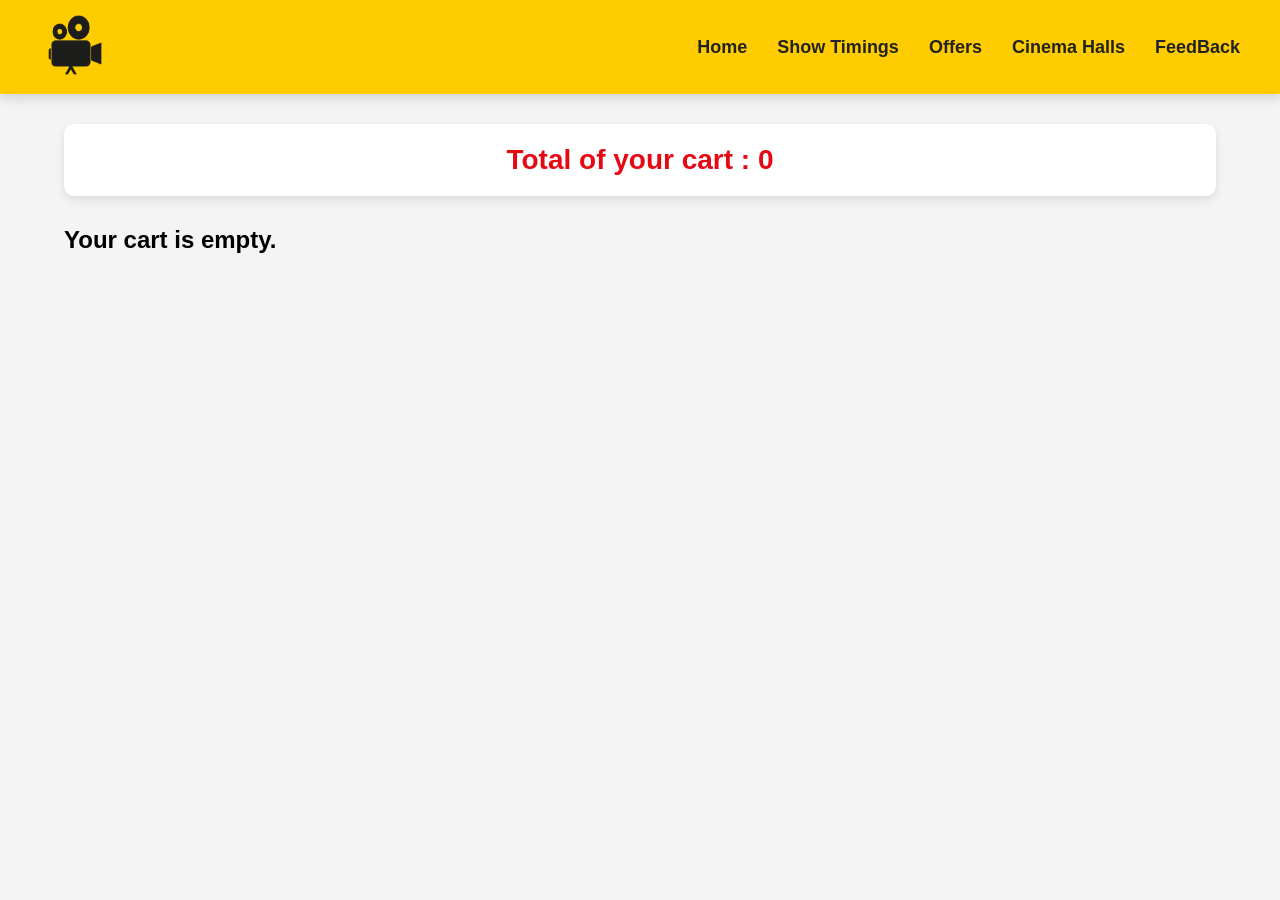
<file: cart.html>
<!DOCTYPE html>
<html lang="en">
<head>
  <meta charset="UTF-8">
  <meta name="viewport" content="width=device-width, initial-scale=1.0">
  <title>Document</title>
  <style>
   *{
    margin:0;
    padding:0;
    box-sizing:border-box;
    font-family:Arial, Helvetica, sans-serif;
}

body{
    background:#f4f4f4;
}

/* HEADER */

header{
    display:flex;
    justify-content:space-between;
    align-items:center;
    padding:15px 40px;
    background:#ffcc00;
    position:sticky;
    top:0;
    box-shadow:0 4px 12px rgba(0,0,0,.15);
}

.logo img{
    border-radius:10px;
}

nav ul{
    display:flex;
    gap:30px;
    list-style:none;
}

nav a{
    text-decoration:none;
    color:#222;
    font-size:18px;
    font-weight:bold;
    transition:.3s;
}

nav a:hover{
    color:red;
}

/* TOTAL */

#total{
    width:90%;
    margin:30px auto;
    background:white;
    padding:20px;
    border-radius:10px;
    box-shadow:0 4px 10px rgba(0,0,0,.1);
    text-align:center;
    color:#e50914;
    font-size:28px;
}

/* CONTAINER */

#container{

    width:90%;
    margin:auto;

    display:grid;
    grid-template-columns:repeat(auto-fit,minmax(280px,1fr));

    gap:30px;

    padding-bottom:40px;
}

/* CARD */

.movie{

    background:white;

    border-radius:15px;

    padding:18px;

    text-align:center;

    box-shadow:0 10px 20px rgba(0,0,0,.15);

    transition:.3s;
}

.movie:hover{

    transform:translateY(-8px);

    box-shadow:0 15px 30px rgba(0,0,0,.25);
}

.movie img{

    width:100%;

    height:340px;

    object-fit:cover;

    border-radius:12px;
}

.movie h2{

    margin:15px 0;

    font-size:28px;
}

.movie p{

    color:#555;

    margin:8px 0;

    font-size:17px;
}
  </style>
</head>
<body>
  <header>
<div class="logo">
    <img src="./vecteezy_video-camera-symbol-illustration-on-transparent-background-png_17196539.png" alt="logo" height="60px" width="70px">
</div>

<nav>
    <ul>
        <li><a href="./index.html">Home</a></li>
        <li><a href="#">Show Timings</a></li>
        <li><a href="#">Offers</a></li>
        <li><a href="#">Cinema Halls</a></li>
        <li><a href="FeedBack.html">FeedBack</a></li>
     
    </ul>
</nav>
<!-- <div class="side-header">
     <ul>
        <li><div class="cart-box">
    <div class="cart-icon"><img src="shopping-cart.png" alt="">
        <i class="fa-solid fa-user"></i>
    </div>
    <span><a href="cart.html">Cart</a><span>
</div></li>
        

         <li><div class="location-box">
    <i class="fa-solid fa-location-crosshairs"></i>
    <span>Vadodara</span>
    <i class="fa-solid fa-angle-down"></i>
</div></li>

<li><div class="login-box">
    <div class="user-icon"><img src="https://www.pvrcinemas.com/static/media/profile-icon.ee2c867123ca009a119b2a8c3923da85.svg" alt="">
        <i class="fa-solid fa-user"></i>
    </div>
    <span><a href="Login.html">Login</a></span>
</div></li>
</ul>
</div> -->
</header>
<h2 id="total"></h2>

<div id="container"></div>
</body>
<script>
 let data = JSON.parse(localStorage.getItem("cart")) || [];
  console.log(data);

 function createCard(movie){

    let card=document.createElement("div");
    card.className="movie";

    card.innerHTML=`

        <img src="${movie.image}">

        <h2>${movie.movieName}</h2>

        <p>${movie.ageLimit}</p>

        <p>${movie.language}</p>

        <p><strong>₹${movie.price}</strong></p>

    `;

    container.append(card);

}

let total = data.reduce((prev, curr)=>{
  return prev = prev + curr.price;
}, 0)
console.log(total)
let price = document.getElementById("total");
price.innerText = `Total of your cart : ${total}`;
if(data.length===0){

    container.innerHTML="<h2>Your cart is empty.</h2>";

}

for(let i=0; i<data.length; i++){
  createCard(data[i]);
}
</script>
</html>
</file>
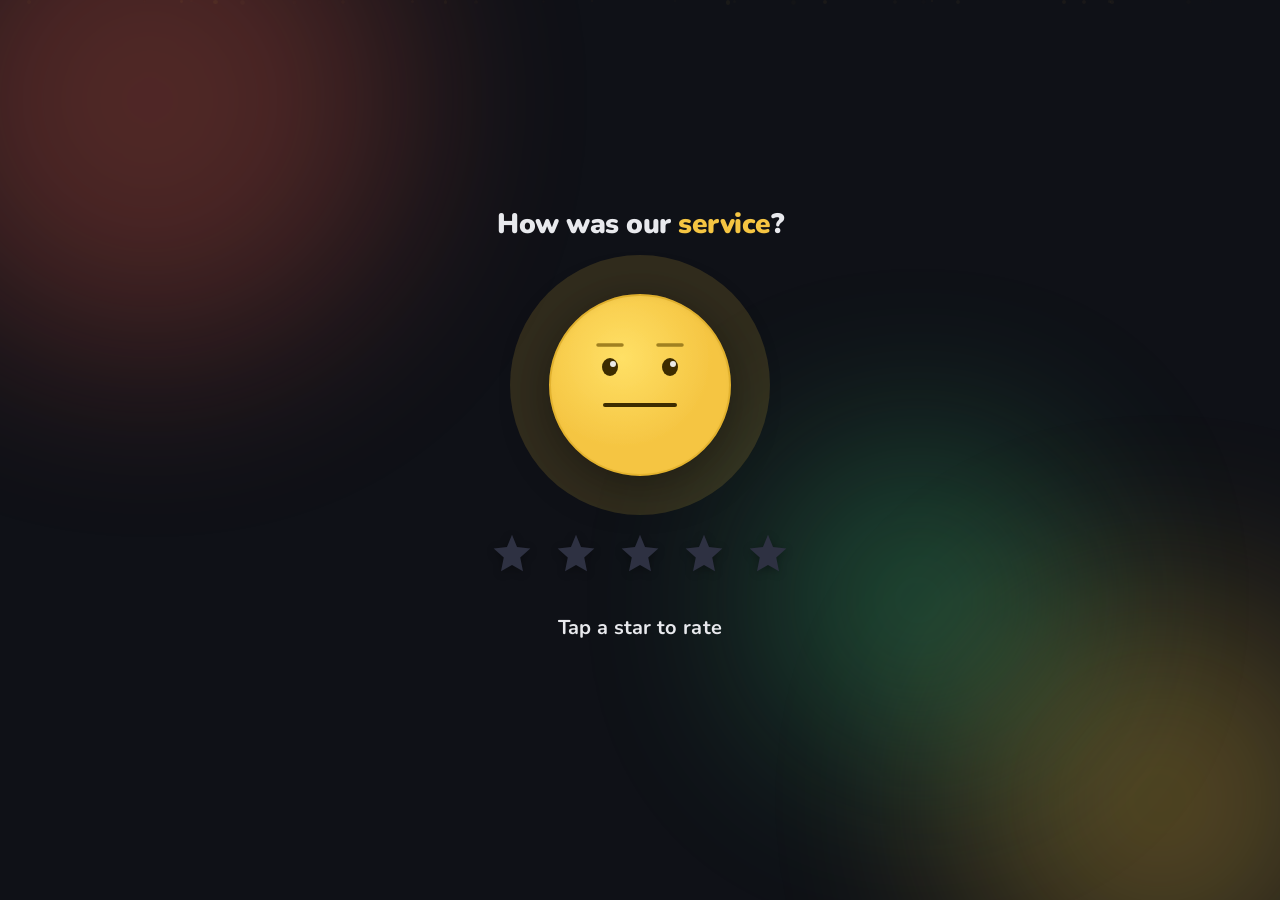
<file: FeedBack.html>
<!DOCTYPE html>
<html lang="en">
<head>
<meta charset="UTF-8">
<meta name="viewport" content="width=device-width, initial-scale=1.0">
<title>Service Quality Rating</title>
<link href="https://fonts.googleapis.com/css2?family=Nunito:wght@400;700;900&display=swap" rel="stylesheet">
<style>
  :root {
    --bg: #0f1117;
    --card: #1a1d27;
    --card-border: #2a2d3a;
    --fg: #e8e9ed;
    --muted: #6b7084;
    --star-empty: #2e3142;
    --star-fill: #f5c542;
    --glow: rgba(245, 197, 66, 0.15);
  }

  * { margin: 0; padding: 0; box-sizing: border-box; }

  body {
    font-family: 'Nunito', sans-serif;
    background: var(--bg);
    color: var(--fg);
    min-height: 100vh;
    display: flex;
    align-items: center;
    justify-content: center;
    overflow: hidden;
  }

  /* Animated background blobs */
  .blob {
    position: fixed;
    border-radius: 50%;
    filter: blur(100px);
    opacity: 0.3;
    pointer-events: none;
    animation: blobFloat 12s ease-in-out infinite alternate;
  }
  .blob-1 { width: 500px; height: 500px; background: #e85d4a; top: -150px; left: -100px; }
  .blob-2 { width: 400px; height: 400px; background: #f5c542; bottom: -100px; right: -80px; animation-delay: -4s; }
  .blob-3 { width: 300px; height: 300px; background: #4ae88a; top: 50%; left: 60%; animation-delay: -8s; }

  @keyframes blobFloat {
    0% { transform: translate(0, 0) scale(1); }
    100% { transform: translate(40px, -30px) scale(1.15); }
  }

  .rating-container {
    position: relative;
    z-index: 2;
    display: flex;
    flex-direction: column;
    align-items: center;
    gap: 32px;
  }

  .title {
    font-size: 28px;
    font-weight: 900;
    letter-spacing: -0.5px;
    text-align: center;
  }
  .title span {
    color: var(--star-fill);
  }

  /* Face wrapper with glow */
  .face-wrapper {
    position: relative;
    width: 220px;
    height: 220px;
    display: flex;
    align-items: center;
    justify-content: center;
    transition: transform 0.4s cubic-bezier(0.34, 1.56, 0.64, 1);
  }
  .face-wrapper:hover {
    transform: scale(1.05);
  }
  .face-wrapper::before {
    content: '';
    position: absolute;
    inset: -20px;
    border-radius: 50%;
    background: var(--glow);
    transition: background 0.6s ease, inset 0.6s ease;
    z-index: -1;
  }
  .face-wrapper[data-rating="1"]::before { background: rgba(232, 93, 74, 0.2); inset: -25px; }
  .face-wrapper[data-rating="2"]::before { background: rgba(232, 160, 74, 0.18); inset: -22px; }
  .face-wrapper[data-rating="3"]::before { background: rgba(245, 197, 66, 0.18); }
  .face-wrapper[data-rating="4"]::before { background: rgba(122, 232, 74, 0.18); inset: -22px; }
  .face-wrapper[data-rating="5"]::before { background: rgba(74, 232, 138, 0.25); inset: -30px; }

  /* SVG Face */
  .face-svg {
    width: 200px;
    height: 200px;
    filter: drop-shadow(0 8px 24px rgba(0,0,0,0.4));
  }
  .face-bg {
    transition: fill 0.5s ease;
  }
  .eye-left, .eye-right {
    transition: all 0.4s cubic-bezier(0.34, 1.56, 0.64, 1);
    transform-origin: center;
  }
  .mouth-path {
    transition: d 0.5s cubic-bezier(0.34, 1.56, 0.64, 1);
  }
  .eyebrow-left, .eyebrow-right {
    transition: all 0.4s cubic-bezier(0.34, 1.56, 0.64, 1);
    transform-origin: center;
  }
  .cheek-left, .cheek-right {
    transition: opacity 0.5s ease;
  }
  .sweat-drop {
    transition: opacity 0.4s ease;
  }
  .sparkle {
    transition: opacity 0.4s ease, transform 0.4s ease;
    transform-origin: center;
  }

  /* Stars */
  .stars {
    display: flex;
    gap: 12px;
  }
  .star-btn {
    background: none;
    border: none;
    cursor: pointer;
    padding: 4px;
    position: relative;
    outline: none;
  }
  .star-btn:focus-visible {
    outline: 2px solid var(--star-fill);
    outline-offset: 4px;
    border-radius: 4px;
  }
  .star-svg {
    width: 44px;
    height: 44px;
    transition: transform 0.3s cubic-bezier(0.34, 1.56, 0.64, 1), filter 0.3s ease;
    filter: drop-shadow(0 2px 4px rgba(0,0,0,0.3));
  }
  .star-btn:hover .star-svg {
    transform: scale(1.2);
  }
  .star-btn.active .star-svg {
    transform: scale(1.15);
    filter: drop-shadow(0 2px 12px rgba(245, 197, 66, 0.5));
    animation: starPop 0.4s cubic-bezier(0.34, 1.56, 0.64, 1);
  }
  @keyframes starPop {
    0% { transform: scale(0.6); }
    50% { transform: scale(1.3); }
    100% { transform: scale(1.15); }
  }
  .star-fill-color {
    transition: fill 0.3s ease;
  }

  /* Label */
  .rating-label {
    font-size: 20px;
    font-weight: 700;
    min-height: 30px;
    text-align: center;
    transition: color 0.4s ease;
    letter-spacing: 0.3px;
  }
  .label-1 { color: #e85d4a; }
  .label-2 { color: #e8a04a; }
  .label-3 { color: #f5c542; }
  .label-4 { color: #9ae84a; }
  .label-5 { color: #4ae88a; }

  .sub-label {
    font-size: 14px;
    color: var(--muted);
    min-height: 20px;
    text-align: center;
    transition: opacity 0.3s ease;
  }

  /* Bounce animation for face on rating change */
  @keyframes faceBounce {
    0% { transform: scale(1) rotate(0deg); }
    25% { transform: scale(1.08) rotate(-3deg); }
    50% { transform: scale(0.95) rotate(2deg); }
    75% { transform: scale(1.04) rotate(-1deg); }
    100% { transform: scale(1) rotate(0deg); }
  }
  .face-bounce {
    animation: faceBounce 0.5s cubic-bezier(0.34, 1.56, 0.64, 1);
  }

  /* Particles */
  .particle-container {
    position: fixed;
    inset: 0;
    pointer-events: none;
    z-index: 10;
    overflow: hidden;
  }
  .particle {
    position: absolute;
    border-radius: 50%;
    pointer-events: none;
    animation: particleFly 1.2s ease-out forwards;
  }
  @keyframes particleFly {
    0% { opacity: 1; transform: translate(0, 0) scale(1); }
    100% { opacity: 0; transform: translate(var(--tx), var(--ty)) scale(0); }
  }

  /* Rating counter */
  .rating-value {
    font-size: 64px;
    font-weight: 900;
    line-height: 1;
    transition: color 0.4s ease;
    opacity: 0.12;
    position: absolute;
    top: -10px;
    right: -50px;
    pointer-events: none;
  }

  /* Subtle floating dots */
  .dot-field {
    position: fixed;
    inset: 0;
    pointer-events: none;
    z-index: 1;
  }
  .dot {
    position: absolute;
    width: 3px;
    height: 3px;
    border-radius: 50%;
    background: rgba(245, 197, 66, 0.15);
    animation: dotDrift 20s linear infinite;
  }
  @keyframes dotDrift {
    0% { transform: translateY(100vh) scale(0); opacity: 0; }
    10% { opacity: 1; }
    90% { opacity: 1; }
    100% { transform: translateY(-10vh) scale(1); opacity: 0; }
  }

  @media (prefers-reduced-motion: reduce) {
    *, *::before, *::after {
      animation-duration: 0.01ms !important;
      transition-duration: 0.01ms !important;
    }
  }

  @media (max-width: 480px) {
    .title { font-size: 22px; }
    .face-svg { width: 160px; height: 160px; }
    .face-wrapper { width: 180px; height: 180px; }
    .star-svg { width: 36px; height: 36px; }
    .stars { gap: 8px; }
    .rating-value { font-size: 48px; right: -30px; }
  }
</style>
</head>
<body>

<!-- Background elements -->
<div class="blob blob-1"></div>
<div class="blob blob-2"></div>
<div class="blob blob-3"></div>
<div class="dot-field" id="dotField"></div>
<div class="particle-container" id="particles"></div>

<main class="rating-container">
  <h1 class="title">How was our <span>service</span>?</h1>

  <div class="face-wrapper" id="faceWrapper" data-rating="0" aria-live="polite">
    <svg class="face-svg" viewBox="0 0 200 200" xmlns="http://www.w3.org/2000/svg">
      <defs>
        <radialGradient id="faceGrad" cx="40%" cy="35%">
          <stop offset="0%" id="faceGradStop1" stop-color="#FFE066"/>
          <stop offset="100%" id="faceGradStop2" stop-color="#F5C542"/>
        </radialGradient>
        <filter id="innerShadow">
          <feOffset dx="0" dy="2"/>
          <feGaussianBlur stdDeviation="3" result="offset-blur"/>
          <feComposite operator="out" in="SourceGraphic" in2="offset-blur" result="inverse"/>
          <feFlood flood-color="#000" flood-opacity="0.1" result="color"/>
          <feComposite operator="in" in="color" in2="inverse" result="shadow"/>
          <feComposite operator="over" in="shadow" in2="SourceGraphic"/>
        </filter>
      </defs>

      <!-- Face circle -->
      <circle class="face-bg" cx="100" cy="100" r="90" fill="url(#faceGrad)" filter="url(#innerShadow)" stroke="#e6b530" stroke-width="2"/>

      <!-- Cheeks -->
      <circle class="cheek-left" cx="50" cy="115" r="14" fill="#FFB3B3" opacity="0"/>
      <circle class="cheek-right" cx="150" cy="115" r="14" fill="#FFB3B3" opacity="0"/>

      <!-- Eyebrows -->
      <line class="eyebrow-left" x1="58" y1="60" x2="82" y2="60" stroke="#a08020" stroke-width="3.5" stroke-linecap="round"/>
      <line class="eyebrow-right" x1="118" y1="60" x2="142" y2="60" stroke="#a08020" stroke-width="3.5" stroke-linecap="round"/>

      <!-- Eyes -->
      <ellipse class="eye-left" cx="70" cy="82" rx="8" ry="9" fill="#3d2c00"/>
      <ellipse class="eye-right" cx="130" cy="82" rx="8" ry="9" fill="#3d2c00"/>

      <!-- Eye shine -->
      <circle class="eye-shine-left" cx="73" cy="79" r="3" fill="#fff" opacity="0.9"/>
      <circle class="eye-shine-right" cx="133" cy="79" r="3" fill="#fff" opacity="0.9"/>

      <!-- Mouth -->
      <path class="mouth-path" d="M 65 120 Q 100 120 135 120" fill="none" stroke="#3d2c00" stroke-width="4" stroke-linecap="round"/>

      <!-- Sweat drop (for 1-2 stars) -->
      <g class="sweat-drop" opacity="0">
        <path d="M 160 55 Q 164 45 160 38 Q 156 45 160 55Z" fill="#6cb4ee" opacity="0.8"/>
      </g>

      <!-- Sparkles (for 5 stars) -->
      <g class="sparkle" style="opacity:0" transform="translate(30,40)">
        <line x1="0" y1="-8" x2="0" y2="8" stroke="#fff" stroke-width="2" stroke-linecap="round"/>
        <line x1="-8" y1="0" x2="8" y2="0" stroke="#fff" stroke-width="2" stroke-linecap="round"/>
        <line x1="-5" y1="-5" x2="5" y2="5" stroke="#fff" stroke-width="1.5" stroke-linecap="round"/>
        <line x1="5" y1="-5" x2="-5" y2="5" stroke="#fff" stroke-width="1.5" stroke-linecap="round"/>
      </g>
      <g class="sparkle" style="opacity:0" transform="translate(170,50) scale(0.7)">
        <line x1="0" y1="-8" x2="0" y2="8" stroke="#fff" stroke-width="2" stroke-linecap="round"/>
        <line x1="-8" y1="0" x2="8" y2="0" stroke="#fff" stroke-width="2" stroke-linecap="round"/>
        <line x1="-5" y1="-5" x2="5" y2="5" stroke="#fff" stroke-width="1.5" stroke-linecap="round"/>
        <line x1="5" y1="-5" x2="-5" y2="5" stroke="#fff" stroke-width="1.5" stroke-linecap="round"/>
      </g>
      <g class="sparkle" style="opacity:0" transform="translate(45,155) scale(0.6)">
        <line x1="0" y1="-8" x2="0" y2="8" stroke="#fff" stroke-width="2" stroke-linecap="round"/>
        <line x1="-8" y1="0" x2="8" y2="0" stroke="#fff" stroke-width="2" stroke-linecap="round"/>
        <line x1="-5" y1="-5" x2="5" y2="5" stroke="#fff" stroke-width="1.5" stroke-linecap="round"/>
        <line x1="5" y1="-5" x2="-5" y2="5" stroke="#fff" stroke-width="1.5" stroke-linecap="round"/>
      </g>
    </svg>
    <div class="rating-value" id="ratingValue"></div>
  </div>

  <div class="stars" role="radiogroup" aria-label="Service rating from 1 to 5 stars">
    <button class="star-btn" data-value="1" role="radio" aria-checked="false" aria-label="1 star - Terrible">
      <svg class="star-svg" viewBox="0 0 48 48"><polygon class="star-fill-color" points="24,4 29.5,17.5 44,19 33,29 36,44 24,37 12,44 15,29 4,19 18.5,17.5" fill="var(--star-empty)"/></svg>
    </button>
    <button class="star-btn" data-value="2" role="radio" aria-checked="false" aria-label="2 stars - Poor">
      <svg class="star-svg" viewBox="0 0 48 48"><polygon class="star-fill-color" points="24,4 29.5,17.5 44,19 33,29 36,44 24,37 12,44 15,29 4,19 18.5,17.5" fill="var(--star-empty)"/></svg>
    </button>
    <button class="star-btn" data-value="3" role="radio" aria-checked="false" aria-label="3 stars - Okay">
      <svg class="star-svg" viewBox="0 0 48 48"><polygon class="star-fill-color" points="24,4 29.5,17.5 44,19 33,29 36,44 24,37 12,44 15,29 4,19 18.5,17.5" fill="var(--star-empty)"/></svg>
    </button>
    <button class="star-btn" data-value="4" role="radio" aria-checked="false" aria-label="4 stars - Good">
      <svg class="star-svg" viewBox="0 0 48 48"><polygon class="star-fill-color" points="24,4 29.5,17.5 44,19 33,29 36,44 24,37 12,44 15,29 4,19 18.5,17.5" fill="var(--star-empty)"/></svg>
    </button>
    <button class="star-btn" data-value="5" role="radio" aria-checked="false" aria-label="5 stars - Excellent">
      <svg class="star-svg" viewBox="0 0 48 48"><polygon class="star-fill-color" points="24,4 29.5,17.5 44,19 33,29 36,44 24,37 12,44 15,29 4,19 18.5,17.5" fill="var(--star-empty)"/></svg>
    </button>
  </div>

  <div class="rating-label" id="ratingLabel" aria-live="polite">Tap a star to rate</div>
  <div class="sub-label" id="subLabel"></div>
</main>

<script>
  // Rating data for each level
  const ratingData = {
    0: { label: 'Tap a star to rate', sub: '', color: 'var(--muted)' },
    1: {
      label: 'Terrible',
      sub: 'We completely let you down',
      color: '#e85d4a',
      face: { stop1: '#E8A0A0', stop2: '#D47373' },
      mouth: 'M 68 130 Q 100 105 132 130',
      eyeRX: 9, eyeRY: 5, eyeCY: 88,
      browLeft: { x1: 55, y1: 55, x2: 82, y2: 62 },
      browRight: { x1: 118, y1: 62, x2: 145, y2: 55 },
      cheekOpacity: 0,
      sweatOpacity: 0.9,
      sparkleOpacity: 0,
      shineOpacity: 0.3
    },
    2: {
      label: 'Poor',
      sub: 'Below expectations, sorry about that',
      color: '#e8a04a',
      face: { stop1: '#F0D080', stop2: '#D4B050' },
      mouth: 'M 70 125 Q 100 115 130 125',
      eyeRX: 8, eyeRY: 7, eyeCY: 85,
      browLeft: { x1: 57, y1: 57, x2: 82, y2: 61 },
      browRight: { x1: 118, y1: 61, x2: 143, y2: 57 },
      cheekOpacity: 0,
      sweatOpacity: 0.5,
      sparkleOpacity: 0,
      shineOpacity: 0.5
    },
    3: {
      label: 'Okay',
      sub: 'It was alright, room to improve',
      color: '#f5c542',
      face: { stop1: '#FFE066', stop2: '#F5C542' },
      mouth: 'M 68 120 Q 100 120 132 120',
      eyeRX: 8, eyeRY: 9, eyeCY: 82,
      browLeft: { x1: 58, y1: 60, x2: 82, y2: 60 },
      browRight: { x1: 118, y1: 60, x2: 142, y2: 60 },
      cheekOpacity: 0,
      sweatOpacity: 0,
      sparkleOpacity: 0,
      shineOpacity: 0.9
    },
    4: {
      label: 'Good',
      sub: 'Solid experience, glad you enjoyed it',
      color: '#9ae84a',
      face: { stop1: '#FFE880', stop2: '#F0D84A' },
      mouth: 'M 68 115 Q 100 140 132 115',
      eyeRX: 8, eyeRY: 9, eyeCY: 80,
      browLeft: { x1: 58, y1: 58, x2: 82, y2: 54 },
      browRight: { x1: 118, y1: 54, x2: 142, y2: 58 },
      cheekOpacity: 0.5,
      sweatOpacity: 0,
      sparkleOpacity: 0,
      shineOpacity: 0.9
    },
    5: {
      label: 'Excellent',
      sub: 'Outstanding! We love serving you',
      color: '#4ae88a',
      face: { stop1: '#FFF0A0', stop2: '#FFE050' },
      mouth: 'M 60 110 Q 100 152 140 110',
      eyeRX: 7, eyeRY: 10, eyeCY: 78,
      browLeft: { x1: 58, y1: 56, x2: 82, y2: 50 },
      browRight: { x1: 118, y1: 50, x2: 142, y2: 56 },
      cheekOpacity: 0.8,
      sweatOpacity: 0,
      sparkleOpacity: 1,
      shineOpacity: 1
    }
  };

  // DOM elements
  const faceWrapper = document.getElementById('faceWrapper');
  const ratingLabel = document.getElementById('ratingLabel');
  const subLabel = document.getElementById('subLabel');
  const ratingValue = document.getElementById('ratingValue');
  const starBtns = document.querySelectorAll('.star-btn');
  const particleContainer = document.getElementById('particles');

  // SVG elements
  const faceGradStop1 = document.getElementById('faceGradStop1');
  const faceGradStop2 = document.getElementById('faceGradStop2');
  const eyeLeft = document.querySelector('.eye-left');
  const eyeRight = document.querySelector('.eye-right');
  const eyeShineLeft = document.querySelector('.eye-shine-left');
  const eyeShineRight = document.querySelector('.eye-shine-right');
  const mouthPath = document.querySelector('.mouth-path');
  const browLeft = document.querySelector('.eyebrow-left');
  const browRight = document.querySelector('.eyebrow-right');
  const cheekLeft = document.querySelector('.cheek-left');
  const cheekRight = document.querySelector('.cheek-right');
  const sweatDrop = document.querySelector('.sweat-drop');
  const sparkles = document.querySelectorAll('.sparkle');

  let currentRating = 0;

  // Set face expression based on rating value
  function setFace(rating) {
    const data = ratingData[rating];
    if (!data) return;

    // Face color
    faceGradStop1.setAttribute('stop-color', data.face.stop1);
    faceGradStop2.setAttribute('stop-color', data.face.stop2);

    // Eyes - squint for 1 star (unhappy), bigger for 5 (happy)
    eyeLeft.setAttribute('ry', data.eyeRY);
    eyeLeft.setAttribute('rx', data.eyeRX);
    eyeLeft.setAttribute('cy', data.eyeCY);
    eyeRight.setAttribute('ry', data.eyeRY);
    eyeRight.setAttribute('rx', data.eyeRX);
    eyeRight.setAttribute('cy', data.eyeCY);

    // Eye shine
    eyeShineLeft.setAttribute('opacity', data.shineOpacity);
    eyeShineRight.setAttribute('opacity', data.shineOpacity);

    // Mouth - frown to smile
    mouthPath.setAttribute('d', data.mouth);

    // Eyebrows
    browLeft.setAttribute('x1', data.browLeft.x1);
    browLeft.setAttribute('y1', data.browLeft.y1);
    browLeft.setAttribute('x2', data.browLeft.x2);
    browLeft.setAttribute('y2', data.browLeft.y2);
    browRight.setAttribute('x1', data.browRight.x1);
    browRight.setAttribute('y1', data.browRight.y1);
    browRight.setAttribute('x2', data.browRight.x2);
    browRight.setAttribute('y2', data.browRight.y2);

    // Cheeks
    cheekLeft.setAttribute('opacity', data.cheekOpacity);
    cheekRight.setAttribute('opacity', data.cheekOpacity);

    // Sweat
    sweatDrop.setAttribute('opacity', data.sweatOpacity);

    // Sparkles
    sparkles.forEach(s => s.style.opacity = data.sparkleOpacity);
  }

  // Update stars visual
  function updateStars(rating) {
    starBtns.forEach((btn, i) => {
      const val = i + 1;
      const fill = btn.querySelector('.star-fill-color');
      if (val <= rating) {
        fill.setAttribute('fill', 'var(--star-fill)');
        btn.classList.add('active');
        btn.setAttribute('aria-checked', 'true');
      } else {
        fill.setAttribute('fill', 'var(--star-empty)');
        btn.classList.remove('active');
        btn.setAttribute('aria-checked', 'false');
      }
    });
  }

  // Spawn particles on rating
  function spawnParticles(color) {
    const rect = faceWrapper.getBoundingClientRect();
    const cx = rect.left + rect.width / 2;
    const cy = rect.top + rect.height / 2;
    const count = 18;

    for (let i = 0; i < count; i++) {
      const p = document.createElement('div');
      p.className = 'particle';
      const size = Math.random() * 8 + 4;
      const angle = (Math.PI * 2 / count) * i + (Math.random() - 0.5) * 0.5;
      const dist = Math.random() * 120 + 60;
      const tx = Math.cos(angle) * dist;
      const ty = Math.sin(angle) * dist;

      p.style.width = size + 'px';
      p.style.height = size + 'px';
      p.style.left = cx + 'px';
      p.style.top = cy + 'px';
      p.style.background = color;
      p.style.setProperty('--tx', tx + 'px');
      p.style.setProperty('--ty', ty + 'px');
      p.style.animationDuration = (0.6 + Math.random() * 0.6) + 's';
      particleContainer.appendChild(p);

      // Remove after animation
      setTimeout(() => p.remove(), 1400);
    }
  }

  // Handle rating selection
  function selectRating(value) {
    if (value === currentRating) return;
    currentRating = value;
    const data = ratingData[value];

    faceWrapper.setAttribute('data-rating', value);
    setFace(value);
    updateStars(value);

    ratingLabel.textContent = data.label;
    ratingLabel.className = 'rating-label label-' + value;
    subLabel.textContent = data.sub;

    ratingValue.textContent = value;
    ratingValue.style.color = data.color;

    // Bounce animation
    faceWrapper.classList.remove('face-bounce');
    void faceWrapper.offsetWidth; // force reflow
    faceWrapper.classList.add('face-bounce');

    // Particles
    spawnParticles(data.color);
  }

  // Star button events
  starBtns.forEach(btn => {
    btn.addEventListener('click', () => {
      selectRating(parseInt(btn.dataset.value));
    });

    // Hover preview
    btn.addEventListener('mouseenter', () => {
      const hoverVal = parseInt(btn.dataset.value);
      const data = ratingData[hoverVal];
      if (data) {
        setFace(hoverVal);
        // Update stars visually for hover
        starBtns.forEach((b, i) => {
          const fill = b.querySelector('.star-fill-color');
          if (i < hoverVal) {
            fill.setAttribute('fill', 'var(--star-fill)');
          } else {
            fill.setAttribute('fill', 'var(--star-empty)');
          }
        });
      }
    });
  });

  // Revert on mouse leave from stars area
  document.querySelector('.stars').addEventListener('mouseleave', () => {
    setFace(currentRating);
    updateStars(currentRating);
  });

  // Generate floating dots
  (function createDots() {
    const field = document.getElementById('dotField');
    for (let i = 0; i < 30; i++) {
      const dot = document.createElement('div');
      dot.className = 'dot';
      dot.style.left = Math.random() * 100 + '%';
      dot.style.animationDelay = -(Math.random() * 20) + 's';
      dot.style.animationDuration = (15 + Math.random() * 15) + 's';
      dot.style.opacity = Math.random() * 0.3 + 0.05;
      dot.style.width = dot.style.height = (2 + Math.random() * 3) + 'px';
      field.appendChild(dot);
    }
  })();
</script>
</body>
</html>
</file>
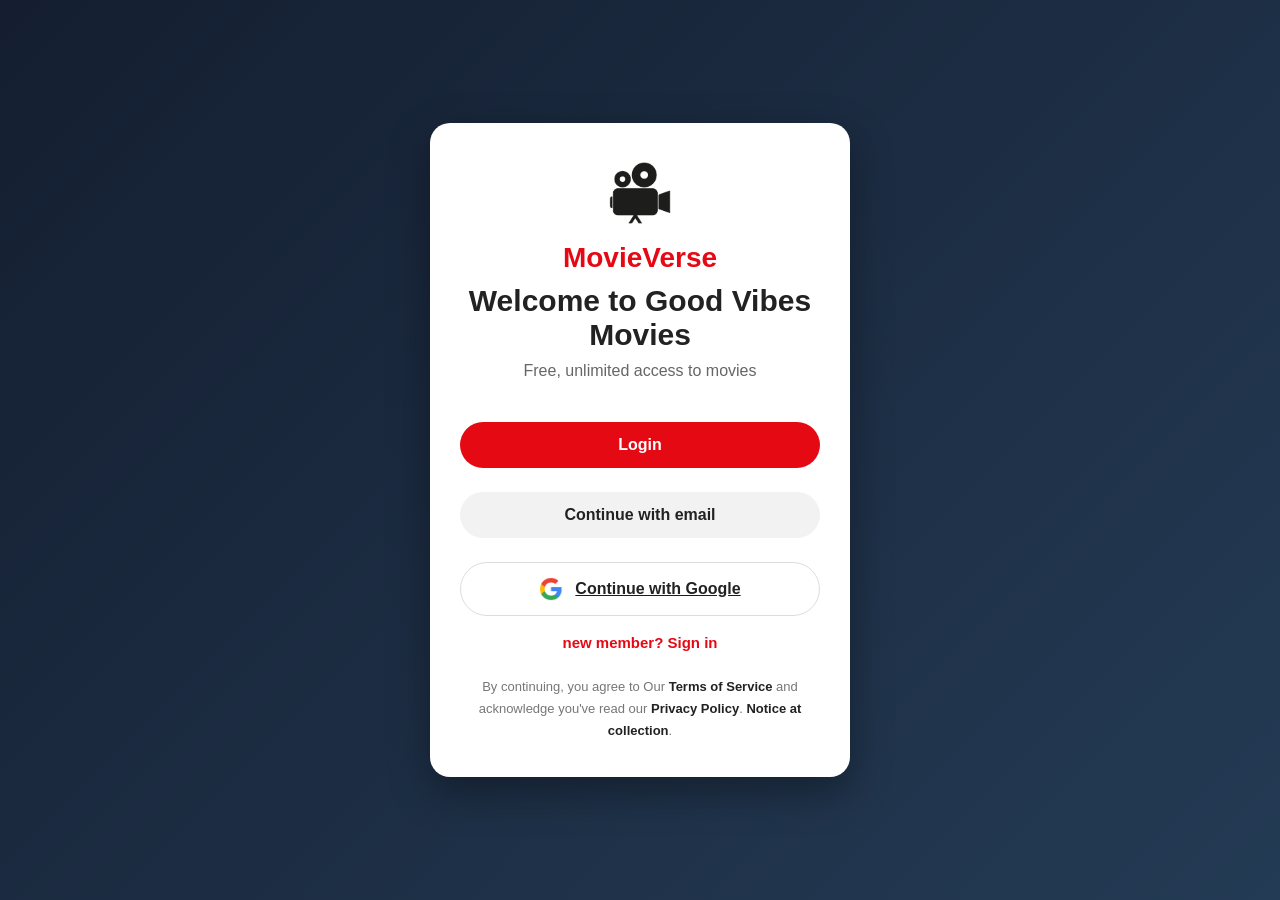
<file: Login.html>
<!DOCTYPE html>
<html lang="en">
<head>
    <meta charset="UTF-8">
    <meta name="viewport" content="width=device-width, initial-scale=1.0">
    <title>Login Page</title>
    <style>
        /* body {
            
            display: flex;
            justify-content: center;
            align-items: center;
            height: 100vh;
            margin: 0;
            background-color: #f8f9fa;
        }
        .container {
            text-align: center;
            max-width: 400px;
            padding: 20px;
            border: 1px solid black;
            border-radius: 10px;
            background-color: bisque;
             box-shadow: 10px 10px 10px rgba(0, 0, 0, 0.15);
        }
        .logo {
            width: 70px;
            height: 50px;
            margin-bottom: 20px;
        }
        h1 {
            font-size: 32px;
            font-weight: 600;
            margin-bottom: 8px;
            color: #111;
        }
        .info {
            font-size: 16px;
            margin-bottom: 30px;
            color: #111;
        }
        
        .app {
            background-color: #d43c52;
            color: white;
        }
        .email {
            background-color: #efefef;
            color: #111;
        }
        .google{
            background-color: white;
            color: #111;
            border: 1px solid #cdcdcd;
            display: flex;
            align-items: center;
            justify-content: center;
        }
        .google-icon {
            width: 20px;
            margin-right: 20px;
        }
        .already{
            font-size: 14px;
            font-weight: 600;
            margin-top: 20px;
            color: #111;
        }
        .priyans {
            font-size: 11px;
            color: #0d0d0dcc;
            margin-top: 30px;
            line-height: 1.4;
        }
        .priyans a {
            color: #161515;
            text-decoration: underline;
            font-weight: 600;
        }
        .btn {
            
            width: 100%;
            padding: 12px;
            margin-bottom: 12px;
            border-radius: 24px;
            font-size: 16px;
            font-weight: 600;
            
            
        } */

        *{
    margin:0;
    padding:0;
    box-sizing:border-box;
    font-family:Arial, Helvetica, sans-serif;
}

body{
    display:flex;
    justify-content:center;
    align-items:center;
    min-height:100vh;

    background:linear-gradient(135deg,#141e30,#243b55);
}

.container{
    width:420px;
    background:#ffffff;
    border-radius:20px;
    padding:35px 30px;
    text-align:center;

    box-shadow:0 15px 40px rgba(0,0,0,.35);

    transition:.3s;
}

.container:hover{
    transform:translateY(-5px);
}

.logo{
    width:80px;
    height:70px;
    object-fit:contain;
    margin-bottom:10px;
}

h3{
    color:#e50914;
    font-size:28px;
    margin-bottom:10px;
}

h1{
    font-size:30px;
    color:#222;
    margin-bottom:10px;
}

.info{
    color:#666;
    margin-bottom:30px;
    font-size:16px;
}

/* Buttons */

.btn{
    width:100%;
    padding:14px;

    margin:12px 0;

    border:none;
    border-radius:30px;

    font-size:16px;
    font-weight:bold;

    cursor:pointer;

    transition:.3s;
}

.app{
    background:#e50914;
    color:white;
}

.app:hover{
    background:#b20710;
    transform:translateY(-2px);
}

.email{
    background:#f2f2f2;
    color:#222;
}

.email:hover{
    background:#e5e5e5;
}

.google{
    background:#fff;
    border:1px solid #ddd;
    display:flex;
    justify-content:center;
    align-items:center;
    color:#222;
}

.google:hover{
    background:#fafafa;
}

.google-icon{
    width:24px;
    margin-right:12px;
}

/* Login button link */

.app a{
    color:white;
    text-decoration:none;
    display:block;
}

/* Sign up */

.already{
    margin-top:18px;
    font-size:15px;
    color:#555;
}

.already a{
    color:#e50914;
    text-decoration:none;
    font-weight:bold;
}

.already a:hover{
    text-decoration:underline;
}

/* Terms */

.priyans{
    margin-top:25px;
    font-size:13px;
    color:#777;
    line-height:1.7;
}

.priyans a{
    color:#222;
    font-weight:bold;
    text-decoration:none;
}

.priyans a:hover{
    color:#e50914;
}

/* Responsive */

@media(max-width:500px){

    .container{
        width:90%;
        padding:25px;
    }

    h1{
        font-size:24px;
    }
}
    </style>
</head>
<body>

<div class="container">
    <img src="./vecteezy_video-camera-symbol-illustration-on-transparent-background-png_17196539.png" class="logo">
    <h3>MovieVerse</h3>
    <h1>Welcome to Good Vibes Movies</h1>
    <p class="info">Free, unlimited access to movies</p>

    <button class="btn app"><a href="ActualLogin.html">Login</button>
    <button class="btn email">Continue with email</button>
    <button class="btn google">
        <img src="[data-uri]" alt="G" class="google-icon">
        Continue with Google
    </button>

    <div class="already">
        new member? <a href="#" style="text-decoration: none; color: black;"><a href="#">Sign in</a>
    </div>

    <p class="priyans">
        By continuing, you agree to Our <a href="#">Terms of Service</a> and acknowledge you've read our <a href="#">Privacy Policy</a>. <a href="#">Notice at collection</a>.
    </p>
</div>

</body>
</html>
</file>
